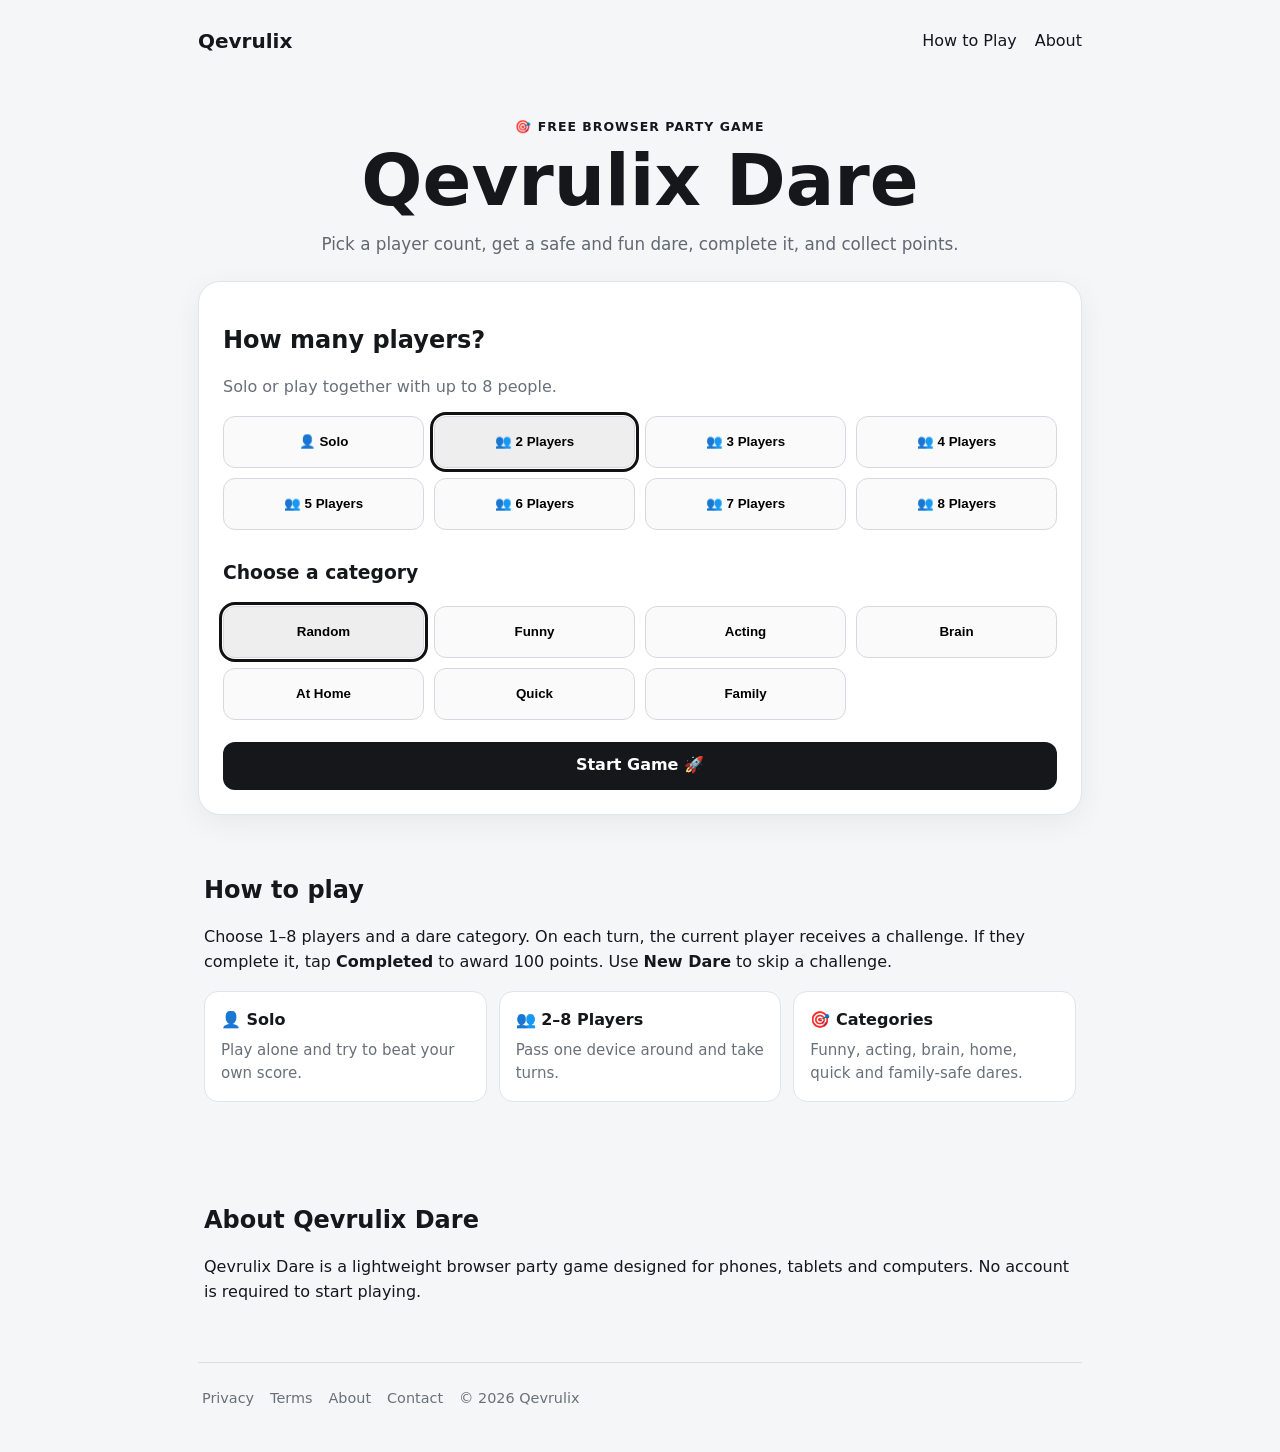
<file: index.html>
<!doctype html>
<html lang="en">
<head>
  <meta charset="utf-8">
  <meta name="viewport" content="width=device-width,initial-scale=1">

  <title>Qevrulix Dare — Free 1–8 Player Dare Game</title>

  <meta name="description" content="Play Qevrulix Dare, a free dare game for 1 to 8 players. Choose a category, complete fun challenges, earn points and find the winner.">
  <meta name="robots" content="index,follow,max-image-preview:large">

  <link rel="canonical" href="https://qevrulix.vercel.app/">

  <meta property="og:type" content="website">
  <meta property="og:title" content="Qevrulix Dare — Free 1–8 Player Dare Game">
  <meta property="og:description" content="A free dare game for solo play and groups of 2–8.">
  <meta property="og:url" content="https://qevrulix.vercel.app/">
  <meta property="og:site_name" content="Qevrulix">

  <meta name="twitter:card" content="summary">
  <meta name="twitter:title" content="Qevrulix Dare">
  <meta name="twitter:description" content="Free 1–8 player browser dare game.">

  <link rel="icon" href="favicon.svg" type="image/svg+xml">
  <link rel="manifest" href="manifest.webmanifest">

  <!-- CONNECT CSS -->
  <link rel="stylesheet" href="css/style.css">

  <script type="application/ld+json">
  {
    "@context":"https://schema.org",
    "@type":"WebApplication",
    "name":"Qevrulix Dare",
    "url":"https://qevrulix.vercel.app/",
    "applicationCategory":"GameApplication",
    "operatingSystem":"Any",
    "description":"A free browser dare game for 1 to 8 players.",
    "offers":{
      "@type":"Offer",
      "price":"0",
      "priceCurrency":"USD"
    }
  }
  </script>
</head>

<body>

<main class="wrap">

  <header class="top">
    <a class="brand" href="/">Qevrulix</a>

    <nav>
      <a href="#how">How to Play</a>
      <a href="about-us.html">About</a>
    </nav>
  </header>


  <section class="hero">

    <p class="eyebrow">🎯 FREE BROWSER PARTY GAME</p>

    <h1>Qevrulix Dare</h1>

    <p class="lead">
      Pick a player count, get a safe and fun dare,
      complete it, and collect points.
    </p>

  </section>


  <section class="game-card">

    <!-- SETUP -->

    <div id="setup">

      <h2>How many players?</h2>

      <p class="muted">
        Solo or play together with up to 8 people.
      </p>

      <div class="player-grid" id="playerGrid"></div>


      <h3>Choose a category</h3>

      <div class="category-grid" id="categoryGrid"></div>


      <button
        id="startBtn"
        class="primary"
        type="button">
        Start Game 🚀
      </button>

    </div>


    <!-- GAME -->

    <div id="game" hidden>

      <div class="game-head">

        <span id="turnLabel"></span>

        <span id="roundLabel"></span>

      </div>


      <div class="score-row" id="scores"></div>


      <div class="dare-box">

        <p class="eyebrow">
          YOUR DARE
        </p>

        <h2 id="dareText">
          Loading…
        </h2>

        <p
          id="categoryLabel"
          class="muted">
        </p>

      </div>


      <div class="actions">

        <button
          id="completeBtn"
          class="primary"
          type="button">
          ✅ Completed +100
        </button>


        <button
          id="skipBtn"
          class="secondary"
          type="button">
          🔄 New Dare
        </button>


        <button
          id="endBtn"
          class="ghost"
          type="button">
          End Game
        </button>

      </div>


      <p
        id="status"
        class="status"
        aria-live="polite">
      </p>

    </div>


    <!-- RESULTS -->

    <div id="results" hidden>

      <p class="eyebrow">
        🏆 GAME OVER
      </p>

      <h2>Final Scores</h2>

      <ol
        id="finalScores"
        class="final-scores">
      </ol>


      <button
        id="againBtn"
        class="primary"
        type="button">
        Play Again
      </button>

    </div>

  </section>


  <!-- HOW TO PLAY -->

  <section id="how" class="content">

    <h2>How to play</h2>

    <p>
      Choose 1–8 players and a dare category.
      On each turn, the current player receives a challenge.
      If they complete it, tap
      <strong>Completed</strong>
      to award 100 points.
      Use <strong>New Dare</strong> to skip a challenge.
    </p>


    <div class="feature-grid">

      <article>
        <strong>👤 Solo</strong>
        <span>
          Play alone and try to beat your own score.
        </span>
      </article>


      <article>
        <strong>👥 2–8 Players</strong>
        <span>
          Pass one device around and take turns.
        </span>
      </article>


      <article>
        <strong>🎯 Categories</strong>
        <span>
          Funny, acting, brain, home, quick and family-safe dares.
        </span>
      </article>

    </div>

  </section>


  <!-- ABOUT -->

  <section class="content">

    <h2>About Qevrulix Dare</h2>

    <p>
      Qevrulix Dare is a lightweight browser party game
      designed for phones, tablets and computers.
      No account is required to start playing.
    </p>

  </section>


  <!-- FOOTER -->

  <footer>

    <a href="privacy-policy.html">
      Privacy
    </a>

    <a href="terms-and-conditions.html">
      Terms
    </a>

    <a href="about-us.html">
      About
    </a>

    <a href="contact-us.html">
      Contact
    </a>

    <span>
      © 2026 Qevrulix
    </span>

  </footer>

</main>


<!-- CONNECT JAVASCRIPT -->
<script src="js/app.js"></script>

</body>
</html>
</file>
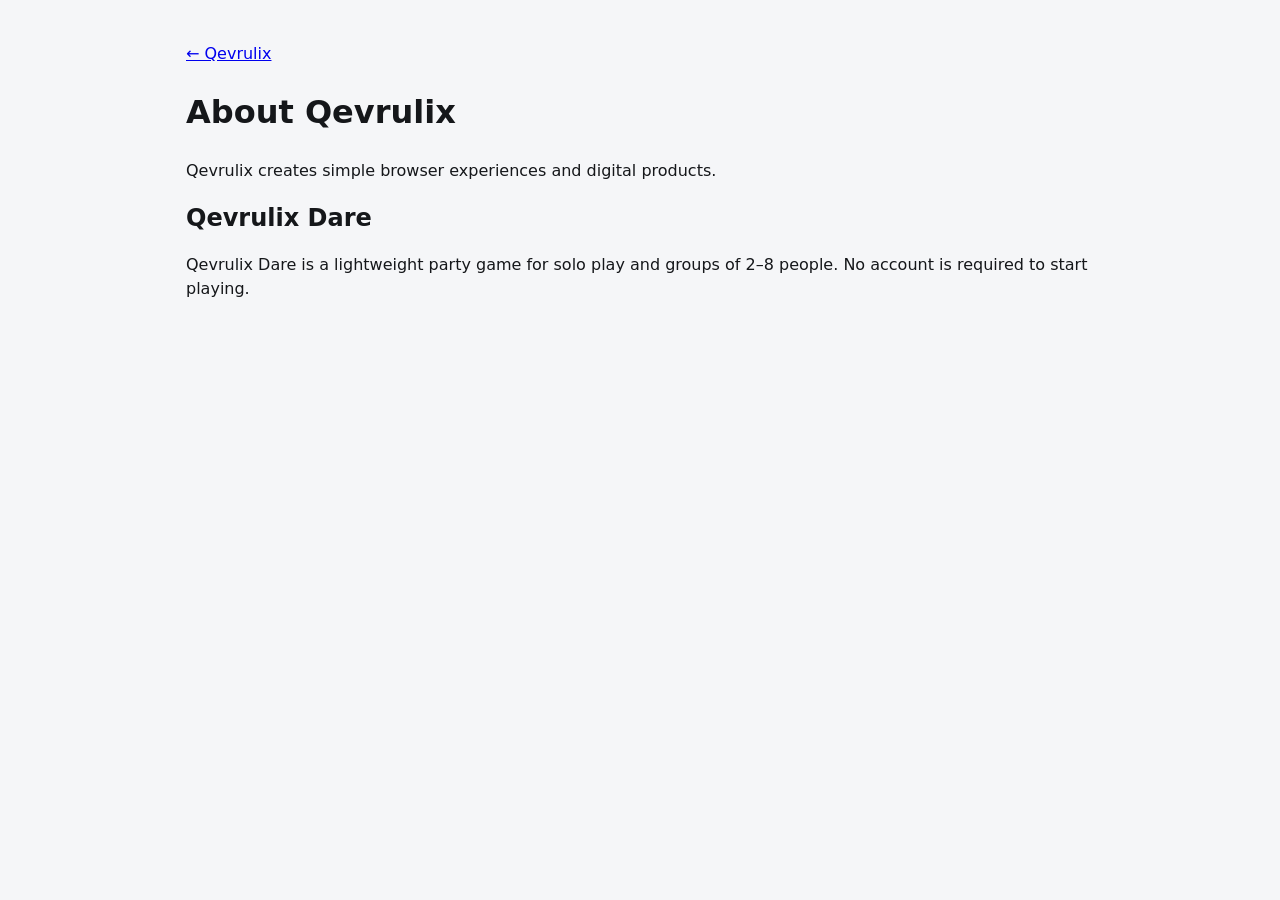
<file: about-us.html>
<!doctype html><html lang="en"><head><meta charset="utf-8"><meta name="viewport" content="width=device-width,initial-scale=1"><title>About Qevrulix</title><meta name="description" content="Learn about Qevrulix and Qevrulix Dare."><link rel="canonical" href="https://qevrulix.vercel.app/about-us.html"><link rel="stylesheet" href="/css/style.css"></head><body><main class="wrap content"><a href="/">← Qevrulix</a><h1>About Qevrulix</h1><p>Qevrulix creates simple browser experiences and digital products.</p><h2>Qevrulix Dare</h2><p>Qevrulix Dare is a lightweight party game for solo play and groups of 2–8 people. No account is required to start playing.</p></main></body></html>
</file>
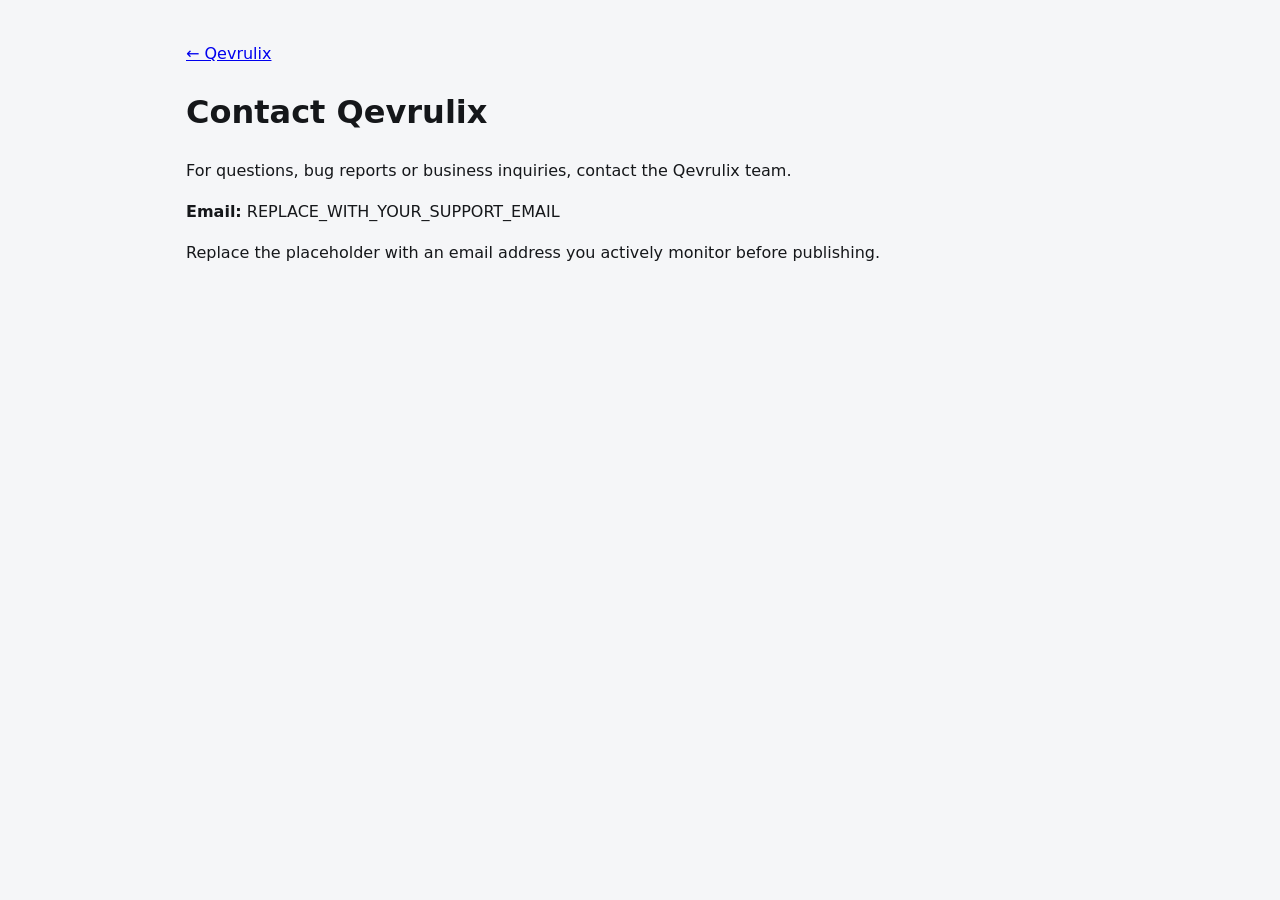
<file: contact-us.html>
<!doctype html><html lang="en"><head><meta charset="utf-8"><meta name="viewport" content="width=device-width,initial-scale=1"><title>Contact Qevrulix</title><meta name="description" content="Contact Qevrulix."><link rel="canonical" href="https://qevrulix.vercel.app/contact-us.html"><link rel="stylesheet" href="/css/style.css"></head><body><main class="wrap content"><a href="/">← Qevrulix</a><h1>Contact Qevrulix</h1><p>For questions, bug reports or business inquiries, contact the Qevrulix team.</p><p><strong>Email:</strong> REPLACE_WITH_YOUR_SUPPORT_EMAIL</p><p>Replace the placeholder with an email address you actively monitor before publishing.</p></main></body></html>
</file>
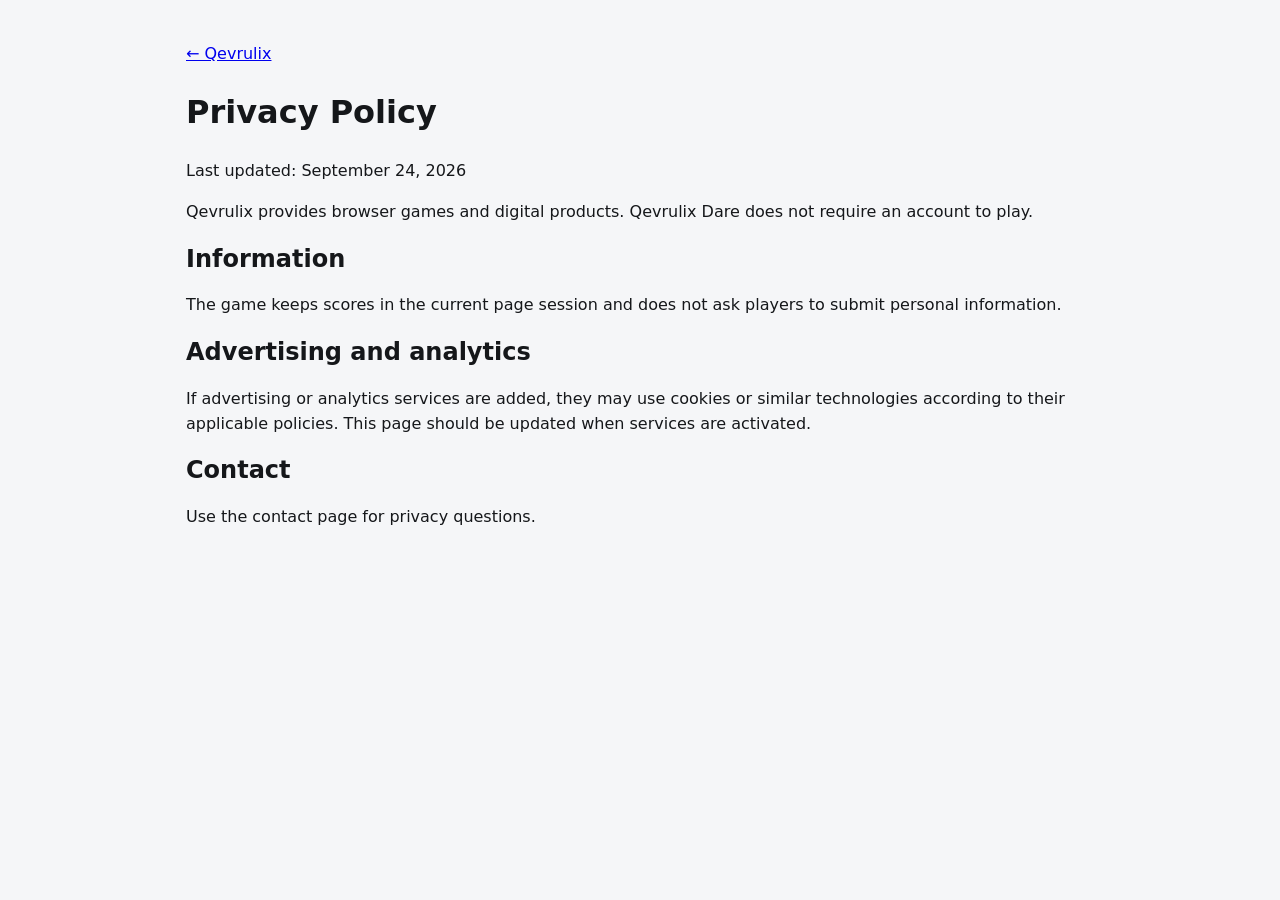
<file: privacy-policy.html>
<!doctype html><html lang="en"><head><meta charset="utf-8"><meta name="viewport" content="width=device-width,initial-scale=1"><title>Privacy Policy — Qevrulix</title><meta name="description" content="Qevrulix privacy policy."><link rel="canonical" href="https://qevrulix.vercel.app/privacy-policy.html"><link rel="stylesheet" href="/css/style.css"></head><body><main class="wrap content"><a href="/">← Qevrulix</a><h1>Privacy Policy</h1><p>Last updated: September 24, 2026</p><p>Qevrulix provides browser games and digital products. Qevrulix Dare does not require an account to play.</p><h2>Information</h2><p>The game keeps scores in the current page session and does not ask players to submit personal information.</p><h2>Advertising and analytics</h2><p>If advertising or analytics services are added, they may use cookies or similar technologies according to their applicable policies. This page should be updated when services are activated.</p><h2>Contact</h2><p>Use the contact page for privacy questions.</p></main></body></html>
</file>
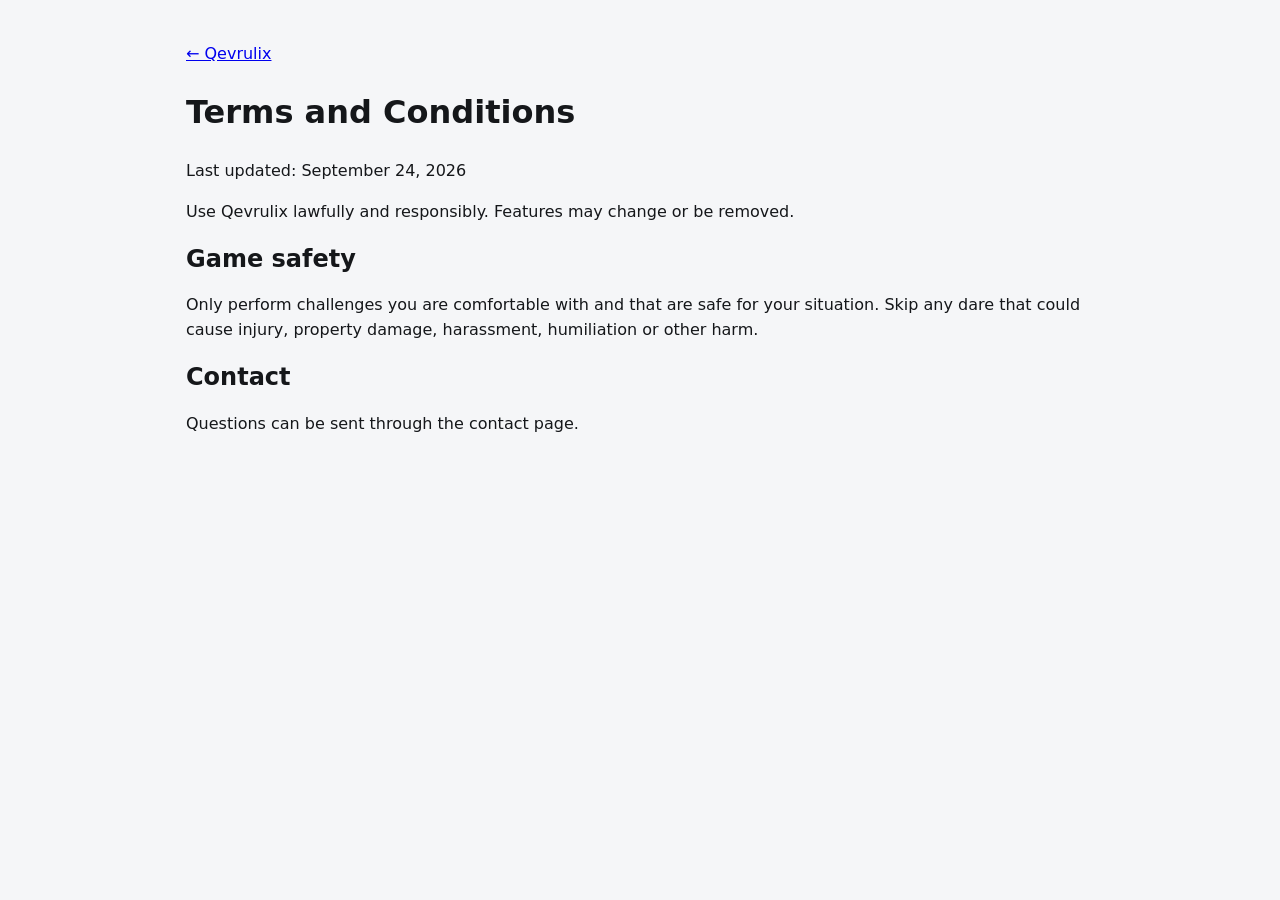
<file: terms-and-conditions.html>
<!doctype html><html lang="en"><head><meta charset="utf-8"><meta name="viewport" content="width=device-width,initial-scale=1"><title>Terms and Conditions — Qevrulix</title><meta name="description" content="Qevrulix terms and conditions."><link rel="canonical" href="https://qevrulix.vercel.app/terms-and-conditions.html"><link rel="stylesheet" href="/css/style.css"></head><body><main class="wrap content"><a href="/">← Qevrulix</a><h1>Terms and Conditions</h1><p>Last updated: September 24, 2026</p><p>Use Qevrulix lawfully and responsibly. Features may change or be removed.</p><h2>Game safety</h2><p>Only perform challenges you are comfortable with and that are safe for your situation. Skip any dare that could cause injury, property damage, harassment, humiliation or other harm.</p><h2>Contact</h2><p>Questions can be sent through the contact page.</p></main></body></html>
</file>
<file: css/style.css>
*{box-sizing:border-box}html{scroll-behavior:smooth}body{margin:0;font-family:system-ui,-apple-system,Segoe UI,Roboto,Arial,sans-serif;background:#f5f6f8;color:#15171a;line-height:1.55}.wrap{max-width:920px;margin:auto;padding:18px}.top{display:flex;justify-content:space-between;align-items:center;padding:8px 0 30px}.brand{font-weight:900;font-size:1.25rem;color:inherit;text-decoration:none}.top nav{display:flex;gap:18px}.top nav a,footer a{color:inherit;text-decoration:none}.hero{text-align:center;padding:30px 8px 24px}.eyebrow{font-size:.78rem;font-weight:800;letter-spacing:.08em;margin:0 0 8px}.hero h1{font-size:clamp(2.3rem,9vw,4.5rem);line-height:1;margin:0 0 15px}.lead{max-width:650px;margin:auto;color:#626871;font-size:1.05rem}.game-card{background:#fff;border:1px solid #e1e4e8;border-radius:22px;padding:24px;box-shadow:0 8px 30px rgba(0,0,0,.06)}h2{line-height:1.2}h3{margin-top:28px}.muted{color:#697079}.player-grid,.category-grid{display:grid;grid-template-columns:repeat(4,minmax(0,1fr));gap:10px}.choice{min-height:52px;border:1px solid #d5d9de;background:#fafafa;border-radius:12px;font-weight:750;cursor:pointer}.choice.selected{outline:3px solid #111;outline-offset:1px;background:#eee}.primary,.secondary,.ghost{min-height:48px;border-radius:12px;padding:0 18px;font:inherit;font-weight:800;cursor:pointer}.primary{border:0;background:#15171a;color:white}.secondary{border:1px solid #d5d9de;background:#fff}.ghost{border:0;background:transparent}.primary{width:100%;margin-top:22px}.actions{display:flex;gap:10px;flex-wrap:wrap;margin-top:18px}.actions .primary{width:auto;margin:0}.game-head,.score-row{display:flex;justify-content:space-between;gap:10px;flex-wrap:wrap}.game-head{font-weight:800;margin-bottom:14px}.score-row{margin-bottom:18px}.score{background:#f2f3f5;border-radius:999px;padding:6px 10px;font-size:.86rem}.dare-box{border-radius:18px;background:#f5f6f8;padding:28px 20px;text-align:center}.dare-box h2{font-size:clamp(1.35rem,5vw,2.2rem);margin:12px auto;max-width:650px}.status{min-height:24px;font-weight:700}.final-scores{padding-left:28px}.final-scores li{padding:8px 0;font-weight:700}.content{padding:42px 6px}.feature-grid{display:grid;grid-template-columns:repeat(3,1fr);gap:12px}.feature-grid article{border:1px solid #e1e4e8;background:#fff;border-radius:14px;padding:16px;display:flex;flex-direction:column;gap:6px}.feature-grid span{color:#697079;font-size:.94rem}footer{display:flex;gap:16px;flex-wrap:wrap;border-top:1px solid #ddd;padding:24px 4px;color:#697079;font-size:.9rem}@media(max-width:600px){.player-grid,.category-grid{grid-template-columns:repeat(2,1fr)}.feature-grid{grid-template-columns:1fr}.top nav{gap:10px;font-size:.9rem}.game-card{padding:18px}.actions>*{flex:1}.actions .primary{width:auto}.hero{padding-top:20px}}button:focus-visible,a:focus-visible{outline:3px solid #5b8cff;outline-offset:2px}
</file>
